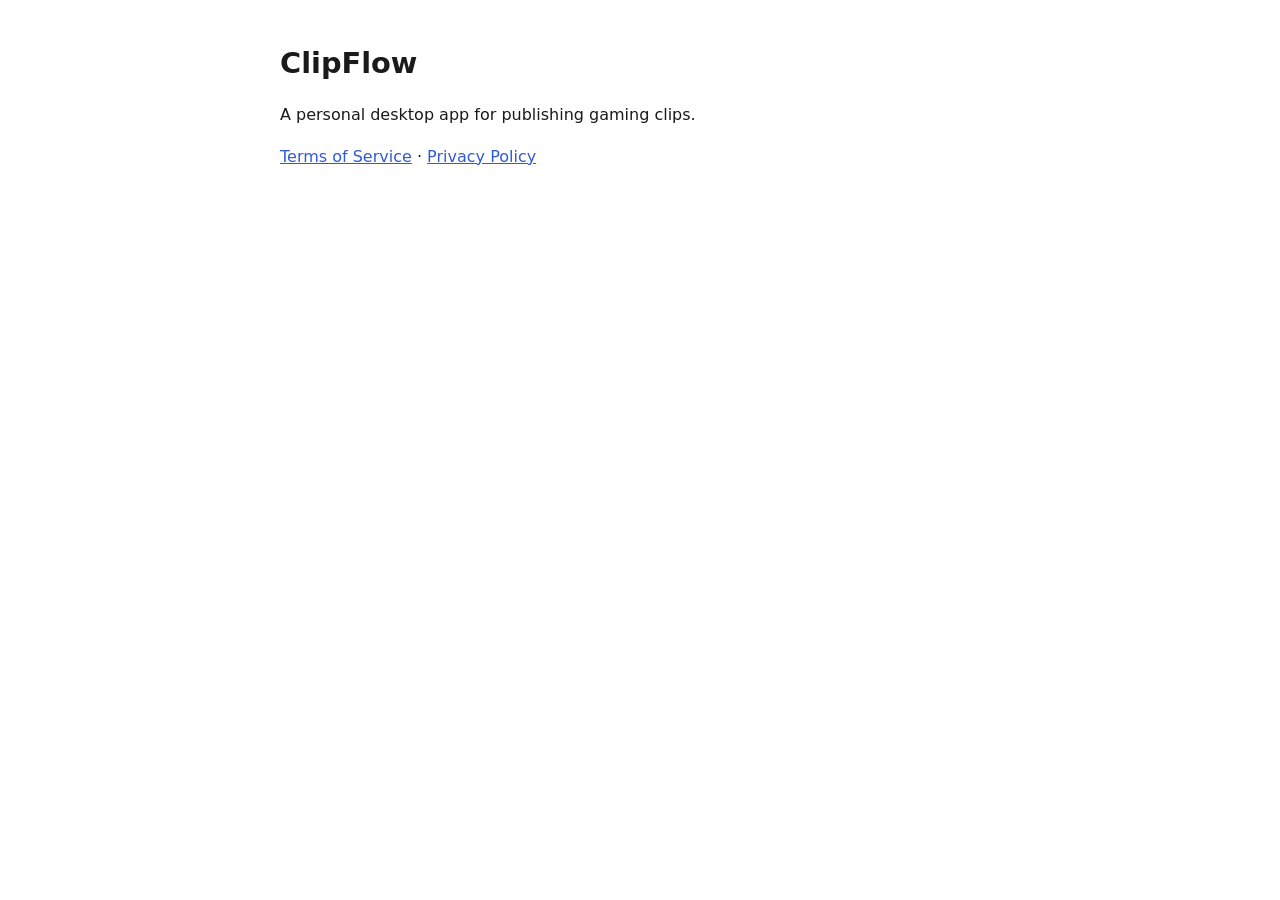
<file: index.html>
<!doctype html>
<html lang="en"><head><meta charset="utf-8"><meta name="viewport" content="width=device-width,initial-scale=1">
<title>ClipFlow</title><link rel="stylesheet" href="style.css"></head>
<body><main><h1>ClipFlow</h1><p>A personal desktop app for publishing gaming clips.</p>
<p><a href="clipflow/terms/">Terms of Service</a> · <a href="clipflow/privacy/">Privacy Policy</a></p></main></body></html>
</file>
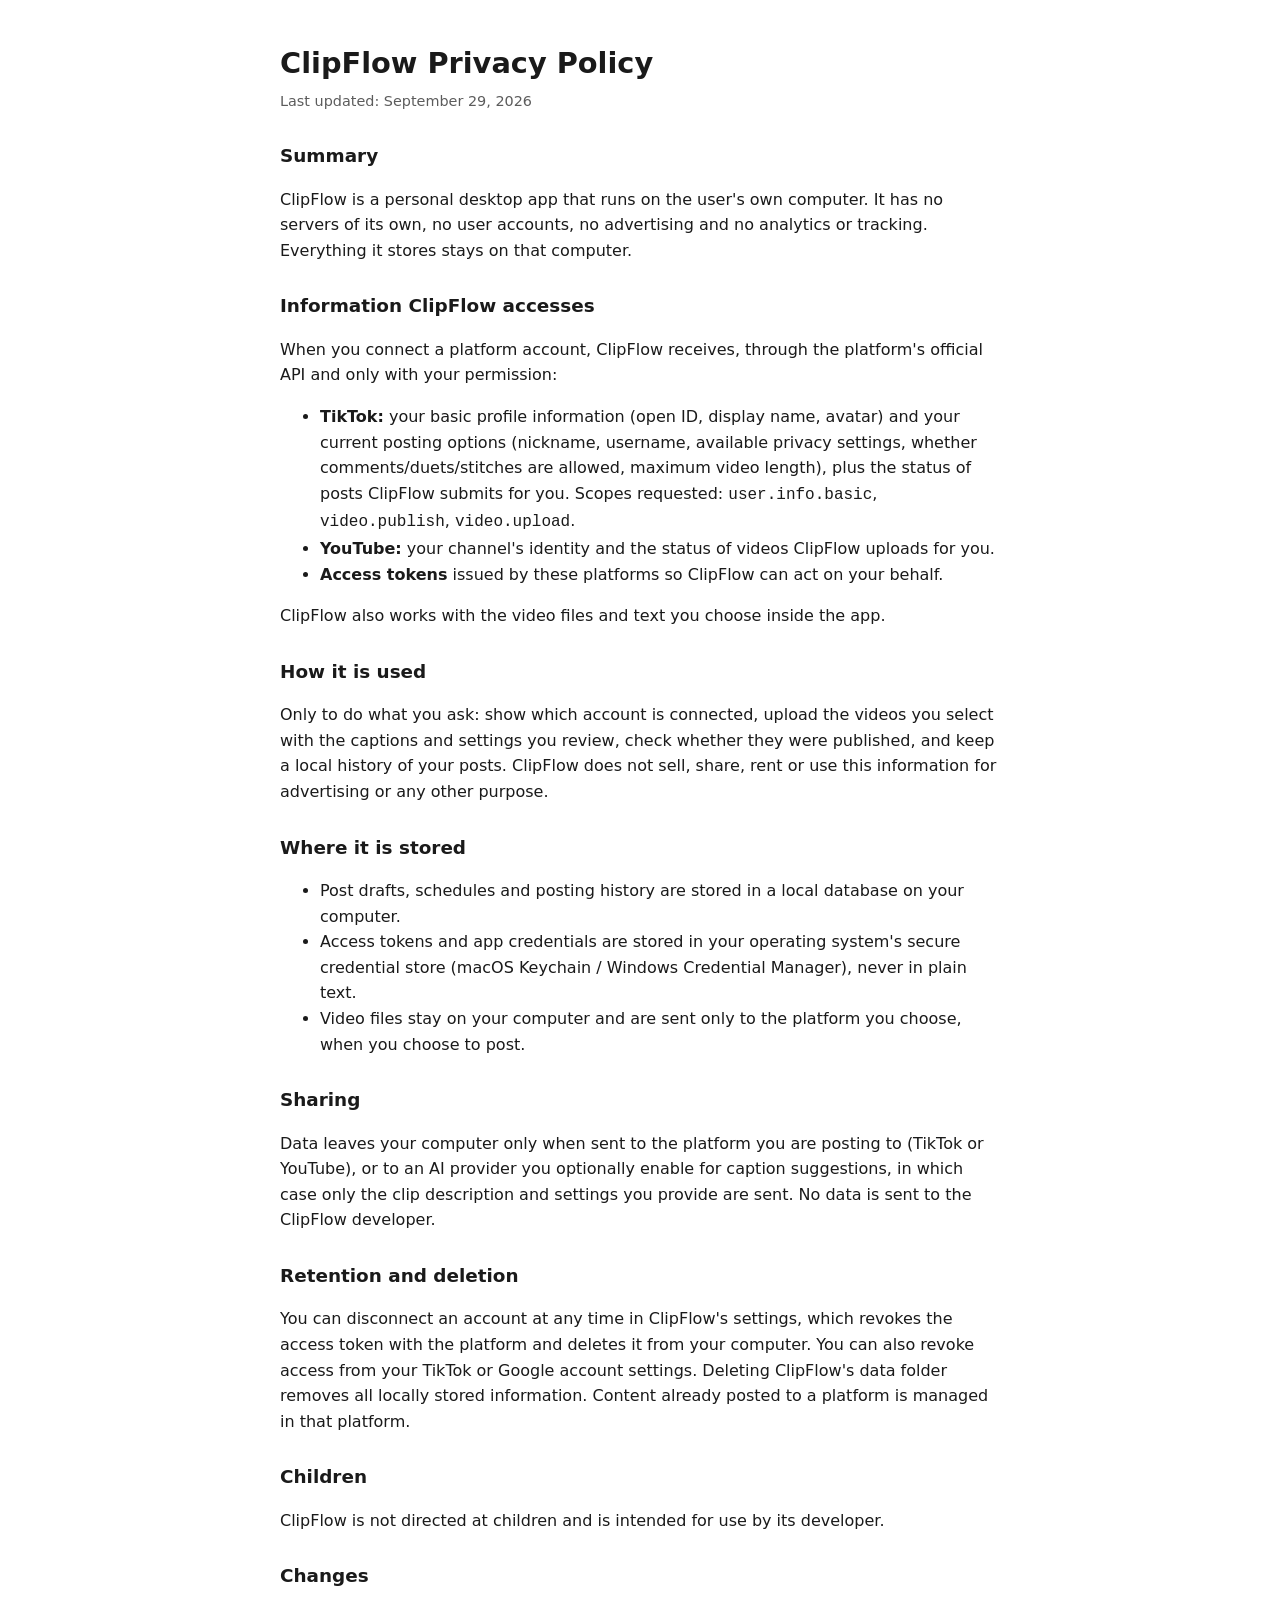
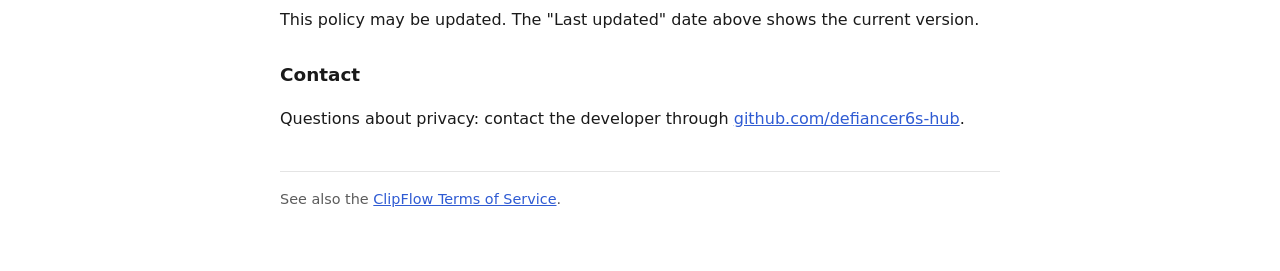
<file: clipflow/privacy/index.html>
<!doctype html>
<html lang="en"><head><meta charset="utf-8"><meta name="viewport" content="width=device-width,initial-scale=1">
<title>ClipFlow Privacy Policy</title><link rel="stylesheet" href="../../style.css"></head>
<body><main>
<h1>ClipFlow Privacy Policy</h1>
<p class="meta">Last updated: September 29, 2026</p>

<h2>Summary</h2>
<p>ClipFlow is a personal desktop app that runs on the user's own computer. It has no servers of its own, no user accounts, no advertising and no analytics or tracking. Everything it stores stays on that computer.</p>

<h2>Information ClipFlow accesses</h2>
<p>When you connect a platform account, ClipFlow receives, through the platform's official API and only with your permission:</p>
<ul>
<li><b>TikTok:</b> your basic profile information (open ID, display name, avatar) and your current posting options (nickname, username, available privacy settings, whether comments/duets/stitches are allowed, maximum video length), plus the status of posts ClipFlow submits for you. Scopes requested: <code>user.info.basic</code>, <code>video.publish</code>, <code>video.upload</code>.</li>
<li><b>YouTube:</b> your channel's identity and the status of videos ClipFlow uploads for you.</li>
<li><b>Access tokens</b> issued by these platforms so ClipFlow can act on your behalf.</li>
</ul>
<p>ClipFlow also works with the video files and text you choose inside the app.</p>

<h2>How it is used</h2>
<p>Only to do what you ask: show which account is connected, upload the videos you select with the captions and settings you review, check whether they were published, and keep a local history of your posts. ClipFlow does not sell, share, rent or use this information for advertising or any other purpose.</p>

<h2>Where it is stored</h2>
<ul>
<li>Post drafts, schedules and posting history are stored in a local database on your computer.</li>
<li>Access tokens and app credentials are stored in your operating system's secure credential store (macOS Keychain / Windows Credential Manager), never in plain text.</li>
<li>Video files stay on your computer and are sent only to the platform you choose, when you choose to post.</li>
</ul>

<h2>Sharing</h2>
<p>Data leaves your computer only when sent to the platform you are posting to (TikTok or YouTube), or to an AI provider you optionally enable for caption suggestions, in which case only the clip description and settings you provide are sent. No data is sent to the ClipFlow developer.</p>

<h2>Retention and deletion</h2>
<p>You can disconnect an account at any time in ClipFlow's settings, which revokes the access token with the platform and deletes it from your computer. You can also revoke access from your TikTok or Google account settings. Deleting ClipFlow's data folder removes all locally stored information. Content already posted to a platform is managed in that platform.</p>

<h2>Children</h2>
<p>ClipFlow is not directed at children and is intended for use by its developer.</p>

<h2>Changes</h2>
<p>This policy may be updated. The "Last updated" date above shows the current version.</p>

<h2>Contact</h2>
<p>Questions about privacy: contact the developer through <a href="https://github.com/defiancer6s-hub">github.com/defiancer6s-hub</a>.</p>

<footer>See also the <a href="../terms/">ClipFlow Terms of Service</a>.</footer>
</main></body></html>
</file>
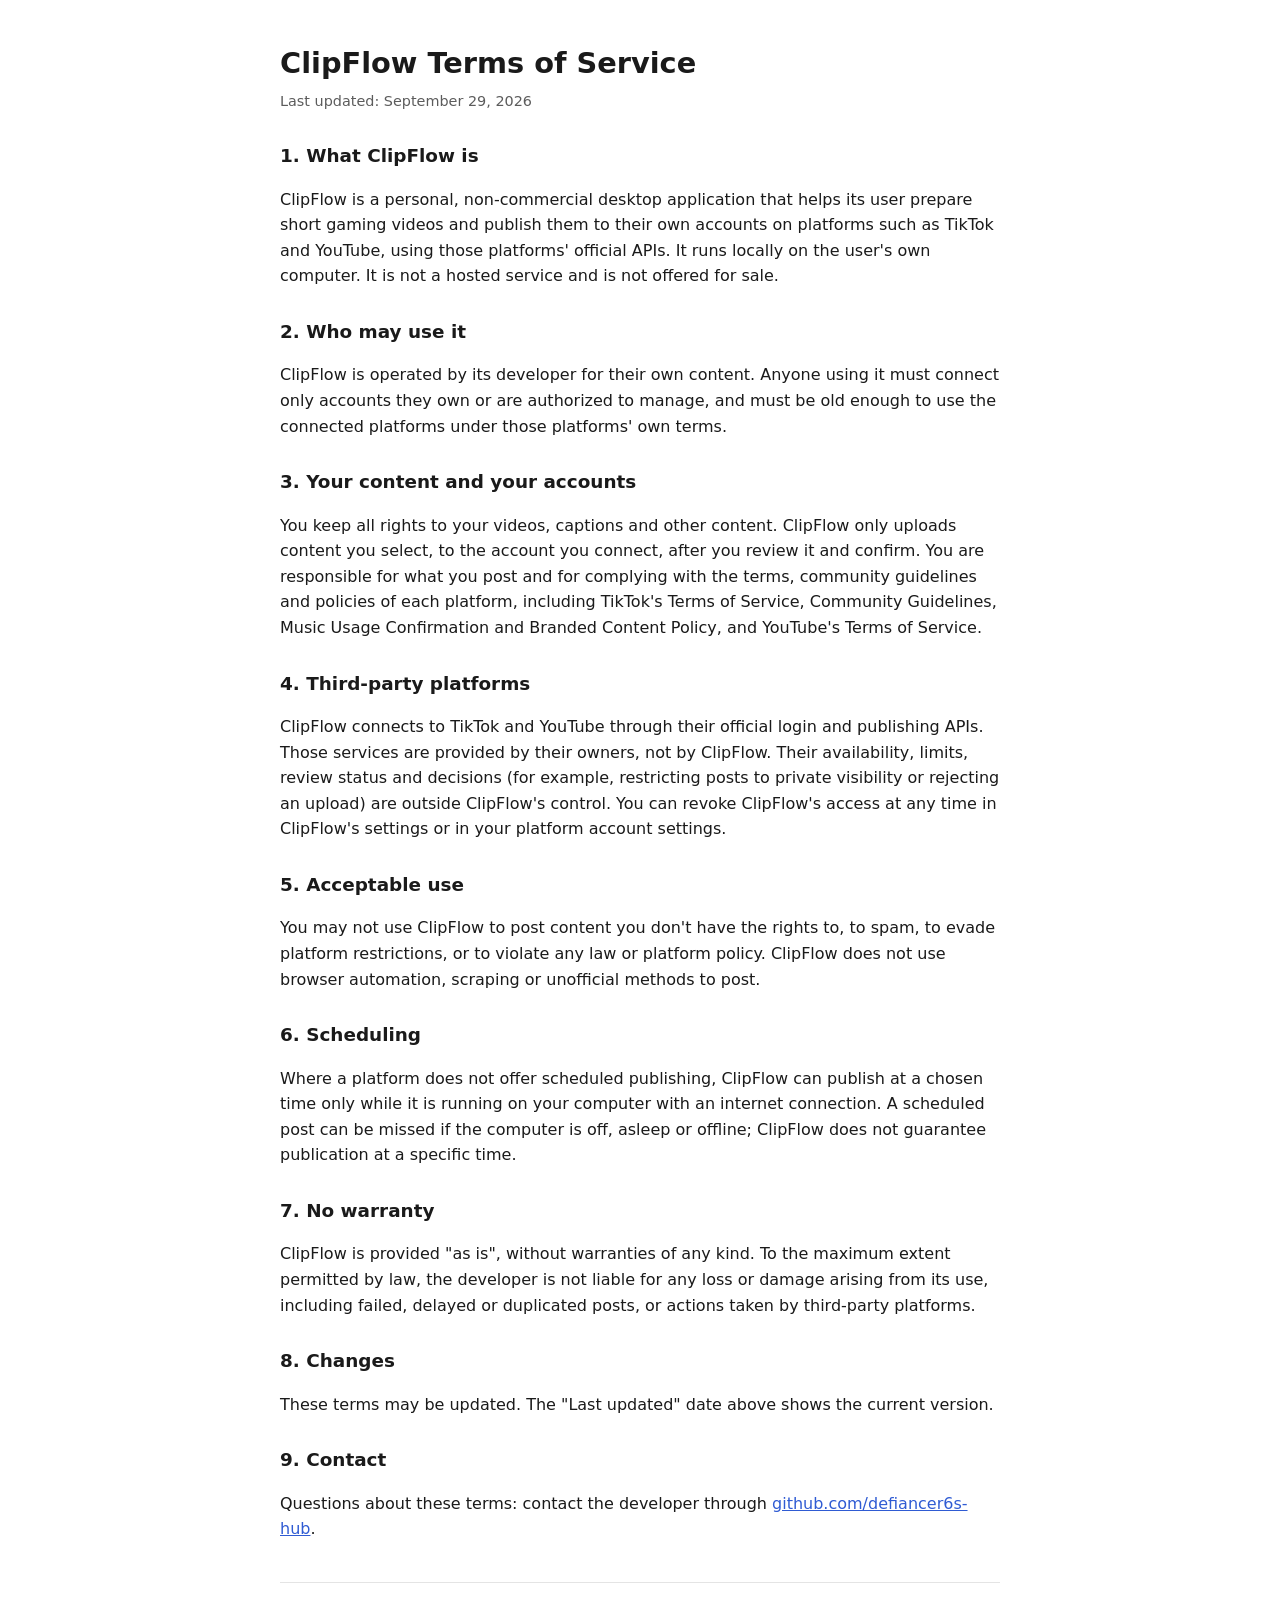
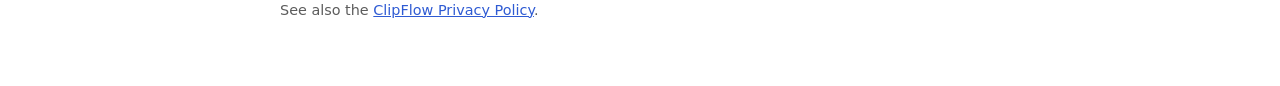
<file: clipflow/terms/index.html>
<!doctype html>
<html lang="en"><head><meta charset="utf-8"><meta name="viewport" content="width=device-width,initial-scale=1">
<title>ClipFlow Terms of Service</title><link rel="stylesheet" href="../../style.css"></head>
<body><main>
<h1>ClipFlow Terms of Service</h1>
<p class="meta">Last updated: September 29, 2026</p>

<h2>1. What ClipFlow is</h2>
<p>ClipFlow is a personal, non-commercial desktop application that helps its user prepare short gaming videos and publish them to their own accounts on platforms such as TikTok and YouTube, using those platforms' official APIs. It runs locally on the user's own computer. It is not a hosted service and is not offered for sale.</p>

<h2>2. Who may use it</h2>
<p>ClipFlow is operated by its developer for their own content. Anyone using it must connect only accounts they own or are authorized to manage, and must be old enough to use the connected platforms under those platforms' own terms.</p>

<h2>3. Your content and your accounts</h2>
<p>You keep all rights to your videos, captions and other content. ClipFlow only uploads content you select, to the account you connect, after you review it and confirm. You are responsible for what you post and for complying with the terms, community guidelines and policies of each platform, including TikTok's Terms of Service, Community Guidelines, Music Usage Confirmation and Branded Content Policy, and YouTube's Terms of Service.</p>

<h2>4. Third-party platforms</h2>
<p>ClipFlow connects to TikTok and YouTube through their official login and publishing APIs. Those services are provided by their owners, not by ClipFlow. Their availability, limits, review status and decisions (for example, restricting posts to private visibility or rejecting an upload) are outside ClipFlow's control. You can revoke ClipFlow's access at any time in ClipFlow's settings or in your platform account settings.</p>

<h2>5. Acceptable use</h2>
<p>You may not use ClipFlow to post content you don't have the rights to, to spam, to evade platform restrictions, or to violate any law or platform policy. ClipFlow does not use browser automation, scraping or unofficial methods to post.</p>

<h2>6. Scheduling</h2>
<p>Where a platform does not offer scheduled publishing, ClipFlow can publish at a chosen time only while it is running on your computer with an internet connection. A scheduled post can be missed if the computer is off, asleep or offline; ClipFlow does not guarantee publication at a specific time.</p>

<h2>7. No warranty</h2>
<p>ClipFlow is provided "as is", without warranties of any kind. To the maximum extent permitted by law, the developer is not liable for any loss or damage arising from its use, including failed, delayed or duplicated posts, or actions taken by third-party platforms.</p>

<h2>8. Changes</h2>
<p>These terms may be updated. The "Last updated" date above shows the current version.</p>

<h2>9. Contact</h2>
<p>Questions about these terms: contact the developer through <a href="https://github.com/defiancer6s-hub">github.com/defiancer6s-hub</a>.</p>

<footer>See also the <a href="../privacy/">ClipFlow Privacy Policy</a>.</footer>
</main></body></html>
</file>
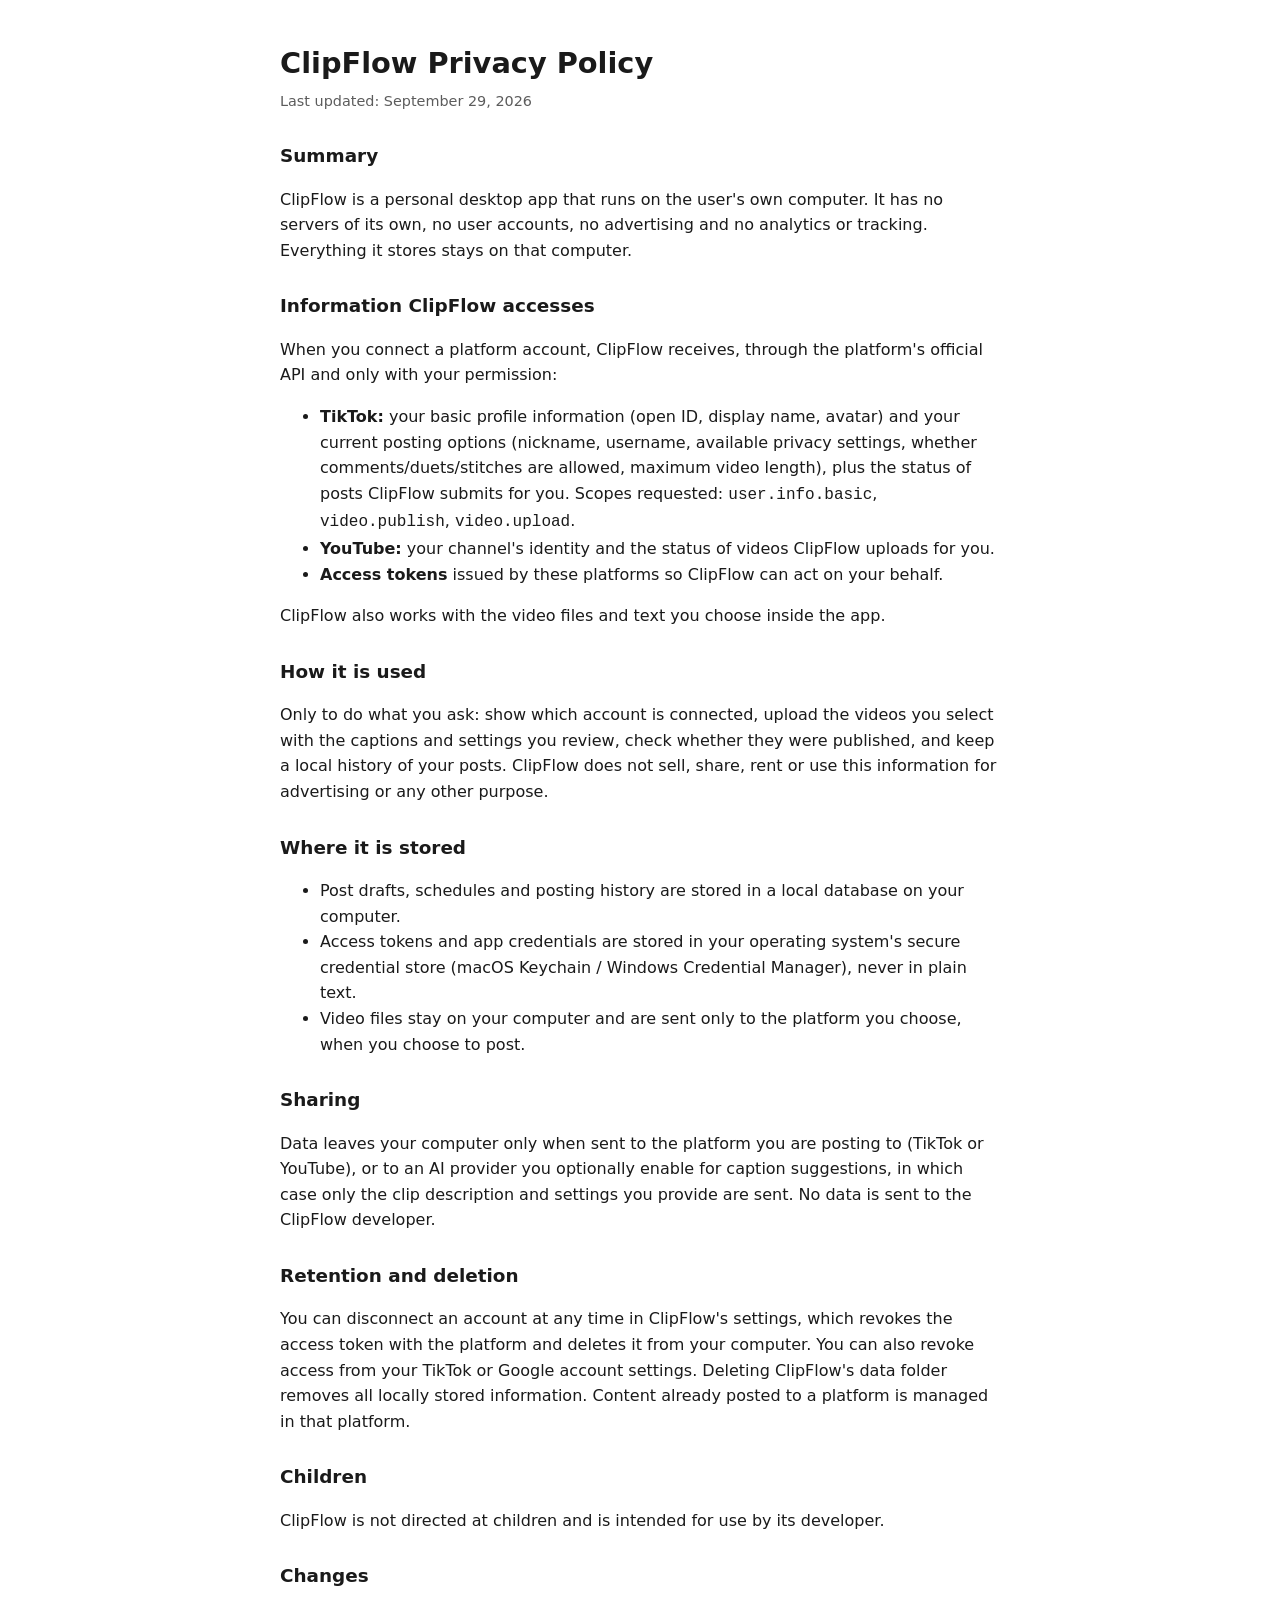
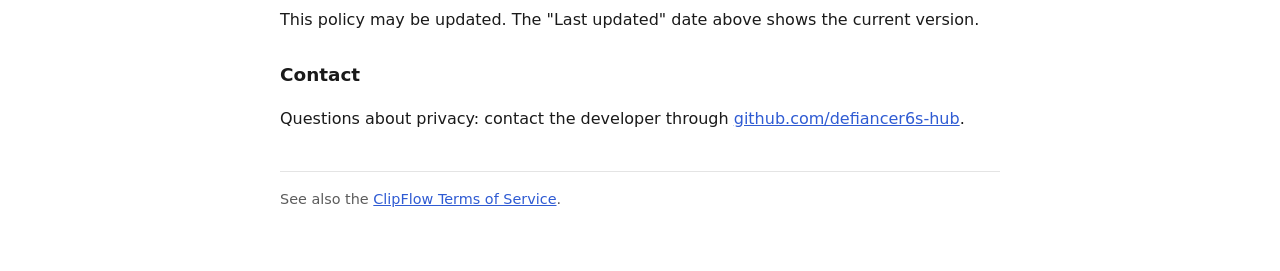
<file: clipflow/privacy.html>
<!doctype html>
<html lang="en"><head><meta charset="utf-8"><meta name="viewport" content="width=device-width,initial-scale=1">
<title>ClipFlow Privacy Policy</title><link rel="stylesheet" href="../style.css"></head>
<body><main>
<h1>ClipFlow Privacy Policy</h1>
<p class="meta">Last updated: September 29, 2026</p>

<h2>Summary</h2>
<p>ClipFlow is a personal desktop app that runs on the user's own computer. It has no servers of its own, no user accounts, no advertising and no analytics or tracking. Everything it stores stays on that computer.</p>

<h2>Information ClipFlow accesses</h2>
<p>When you connect a platform account, ClipFlow receives, through the platform's official API and only with your permission:</p>
<ul>
<li><b>TikTok:</b> your basic profile information (open ID, display name, avatar) and your current posting options (nickname, username, available privacy settings, whether comments/duets/stitches are allowed, maximum video length), plus the status of posts ClipFlow submits for you. Scopes requested: <code>user.info.basic</code>, <code>video.publish</code>, <code>video.upload</code>.</li>
<li><b>YouTube:</b> your channel's identity and the status of videos ClipFlow uploads for you.</li>
<li><b>Access tokens</b> issued by these platforms so ClipFlow can act on your behalf.</li>
</ul>
<p>ClipFlow also works with the video files and text you choose inside the app.</p>

<h2>How it is used</h2>
<p>Only to do what you ask: show which account is connected, upload the videos you select with the captions and settings you review, check whether they were published, and keep a local history of your posts. ClipFlow does not sell, share, rent or use this information for advertising or any other purpose.</p>

<h2>Where it is stored</h2>
<ul>
<li>Post drafts, schedules and posting history are stored in a local database on your computer.</li>
<li>Access tokens and app credentials are stored in your operating system's secure credential store (macOS Keychain / Windows Credential Manager), never in plain text.</li>
<li>Video files stay on your computer and are sent only to the platform you choose, when you choose to post.</li>
</ul>

<h2>Sharing</h2>
<p>Data leaves your computer only when sent to the platform you are posting to (TikTok or YouTube), or to an AI provider you optionally enable for caption suggestions, in which case only the clip description and settings you provide are sent. No data is sent to the ClipFlow developer.</p>

<h2>Retention and deletion</h2>
<p>You can disconnect an account at any time in ClipFlow's settings, which revokes the access token with the platform and deletes it from your computer. You can also revoke access from your TikTok or Google account settings. Deleting ClipFlow's data folder removes all locally stored information. Content already posted to a platform is managed in that platform.</p>

<h2>Children</h2>
<p>ClipFlow is not directed at children and is intended for use by its developer.</p>

<h2>Changes</h2>
<p>This policy may be updated. The "Last updated" date above shows the current version.</p>

<h2>Contact</h2>
<p>Questions about privacy: contact the developer through <a href="https://github.com/defiancer6s-hub">github.com/defiancer6s-hub</a>.</p>

<footer>See also the <a href="terms">ClipFlow Terms of Service</a>.</footer>
</main></body></html>
</file>
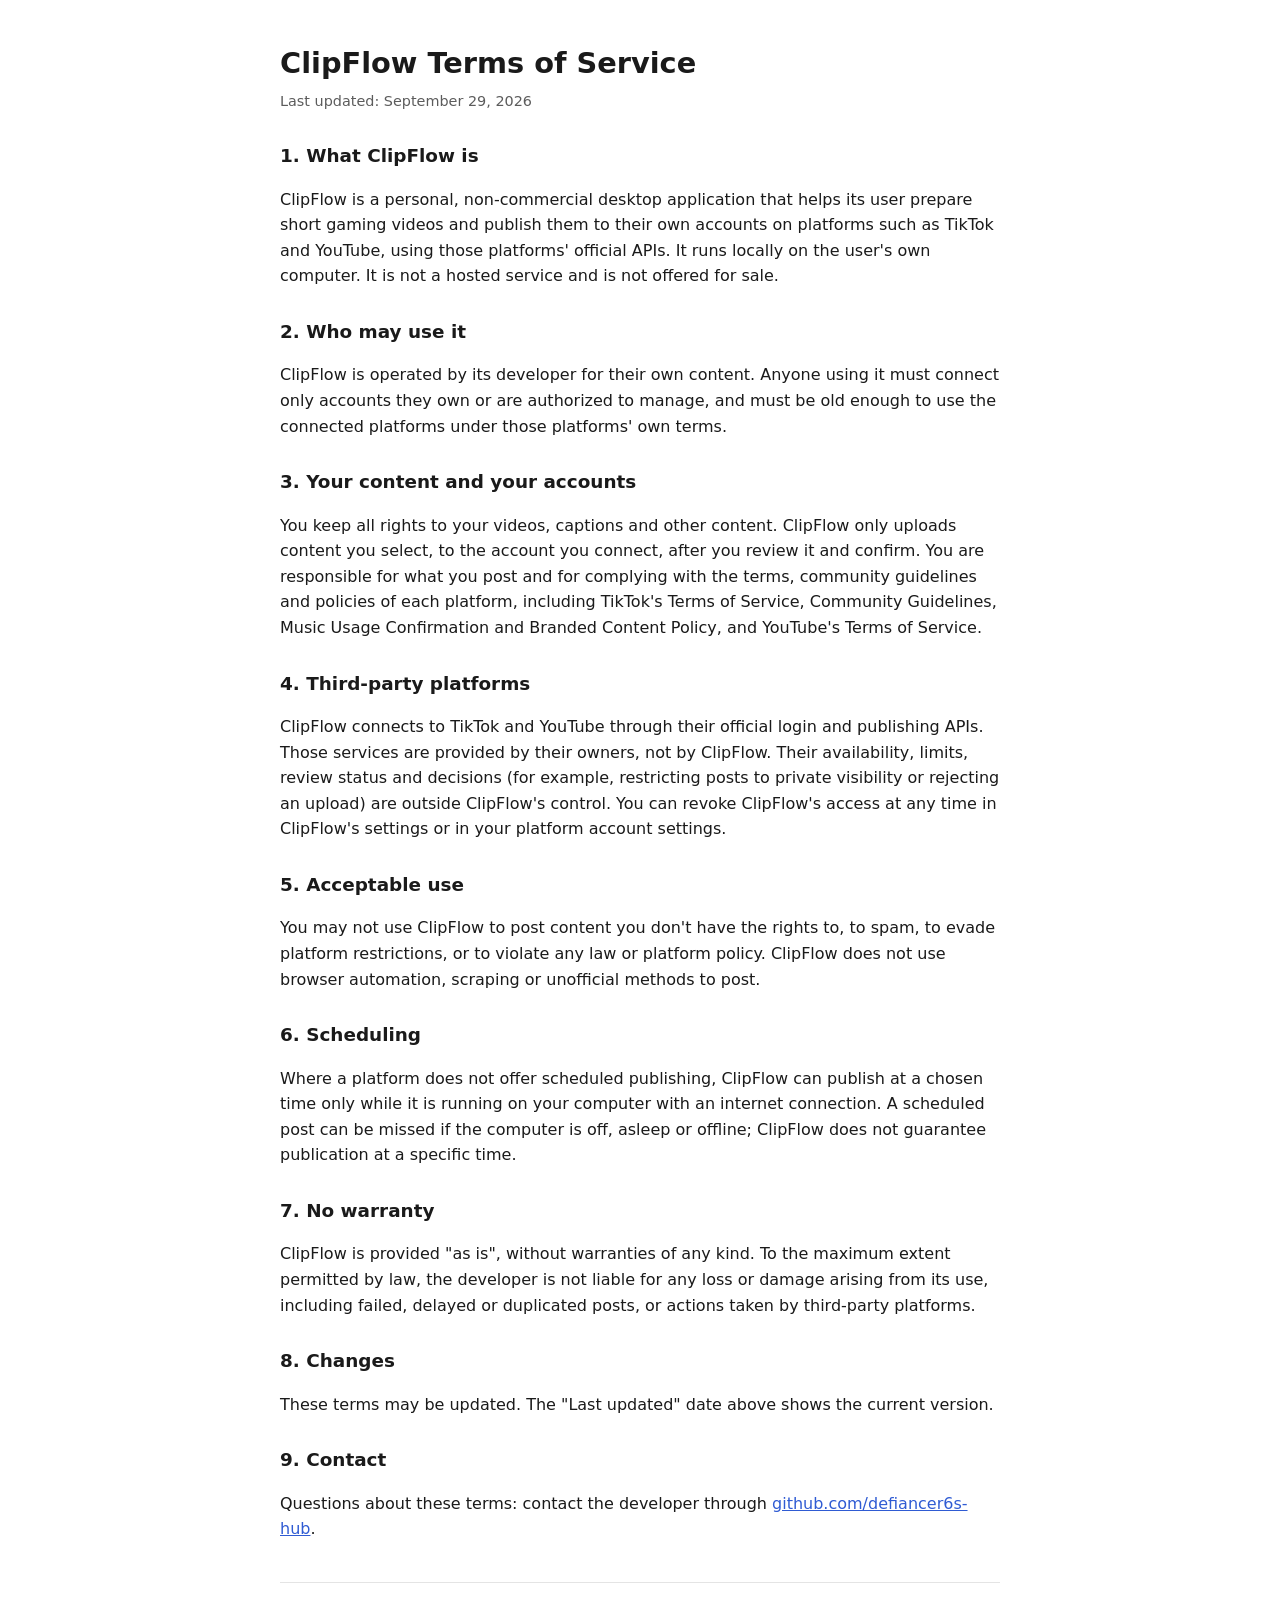
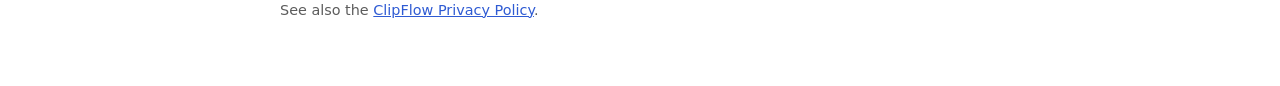
<file: clipflow/terms.html>
<!doctype html>
<html lang="en"><head><meta charset="utf-8"><meta name="viewport" content="width=device-width,initial-scale=1">
<title>ClipFlow Terms of Service</title><link rel="stylesheet" href="../style.css"></head>
<body><main>
<h1>ClipFlow Terms of Service</h1>
<p class="meta">Last updated: September 29, 2026</p>

<h2>1. What ClipFlow is</h2>
<p>ClipFlow is a personal, non-commercial desktop application that helps its user prepare short gaming videos and publish them to their own accounts on platforms such as TikTok and YouTube, using those platforms' official APIs. It runs locally on the user's own computer. It is not a hosted service and is not offered for sale.</p>

<h2>2. Who may use it</h2>
<p>ClipFlow is operated by its developer for their own content. Anyone using it must connect only accounts they own or are authorized to manage, and must be old enough to use the connected platforms under those platforms' own terms.</p>

<h2>3. Your content and your accounts</h2>
<p>You keep all rights to your videos, captions and other content. ClipFlow only uploads content you select, to the account you connect, after you review it and confirm. You are responsible for what you post and for complying with the terms, community guidelines and policies of each platform, including TikTok's Terms of Service, Community Guidelines, Music Usage Confirmation and Branded Content Policy, and YouTube's Terms of Service.</p>

<h2>4. Third-party platforms</h2>
<p>ClipFlow connects to TikTok and YouTube through their official login and publishing APIs. Those services are provided by their owners, not by ClipFlow. Their availability, limits, review status and decisions (for example, restricting posts to private visibility or rejecting an upload) are outside ClipFlow's control. You can revoke ClipFlow's access at any time in ClipFlow's settings or in your platform account settings.</p>

<h2>5. Acceptable use</h2>
<p>You may not use ClipFlow to post content you don't have the rights to, to spam, to evade platform restrictions, or to violate any law or platform policy. ClipFlow does not use browser automation, scraping or unofficial methods to post.</p>

<h2>6. Scheduling</h2>
<p>Where a platform does not offer scheduled publishing, ClipFlow can publish at a chosen time only while it is running on your computer with an internet connection. A scheduled post can be missed if the computer is off, asleep or offline; ClipFlow does not guarantee publication at a specific time.</p>

<h2>7. No warranty</h2>
<p>ClipFlow is provided "as is", without warranties of any kind. To the maximum extent permitted by law, the developer is not liable for any loss or damage arising from its use, including failed, delayed or duplicated posts, or actions taken by third-party platforms.</p>

<h2>8. Changes</h2>
<p>These terms may be updated. The "Last updated" date above shows the current version.</p>

<h2>9. Contact</h2>
<p>Questions about these terms: contact the developer through <a href="https://github.com/defiancer6s-hub">github.com/defiancer6s-hub</a>.</p>

<footer>See also the <a href="privacy">ClipFlow Privacy Policy</a>.</footer>
</main></body></html>
</file>
<file: style.css>
:root{--bg:#fff;--text:#1a1a1a;--muted:#5c5c5c;--border:#e4e4e4;--accent:#2f5bd3}
@media (prefers-color-scheme:dark){:root{--bg:#121212;--text:#ececec;--muted:#a3a3a3;--border:#2c2c2c;--accent:#8aa8ff}}
body{margin:0;background:var(--bg);color:var(--text);font:16px/1.6 system-ui,-apple-system,"Segoe UI",sans-serif}
main{max-width:720px;margin:0 auto;padding:40px 16px 64px}
h1{font-size:1.8rem;margin:0 0 4px}h2{font-size:1.15rem;margin:28px 0 6px}
.meta{color:var(--muted);font-size:.9rem;margin:0 0 24px}a{color:var(--accent)}
footer{margin-top:40px;padding-top:16px;border-top:1px solid var(--border);color:var(--muted);font-size:.9rem}
</file>
